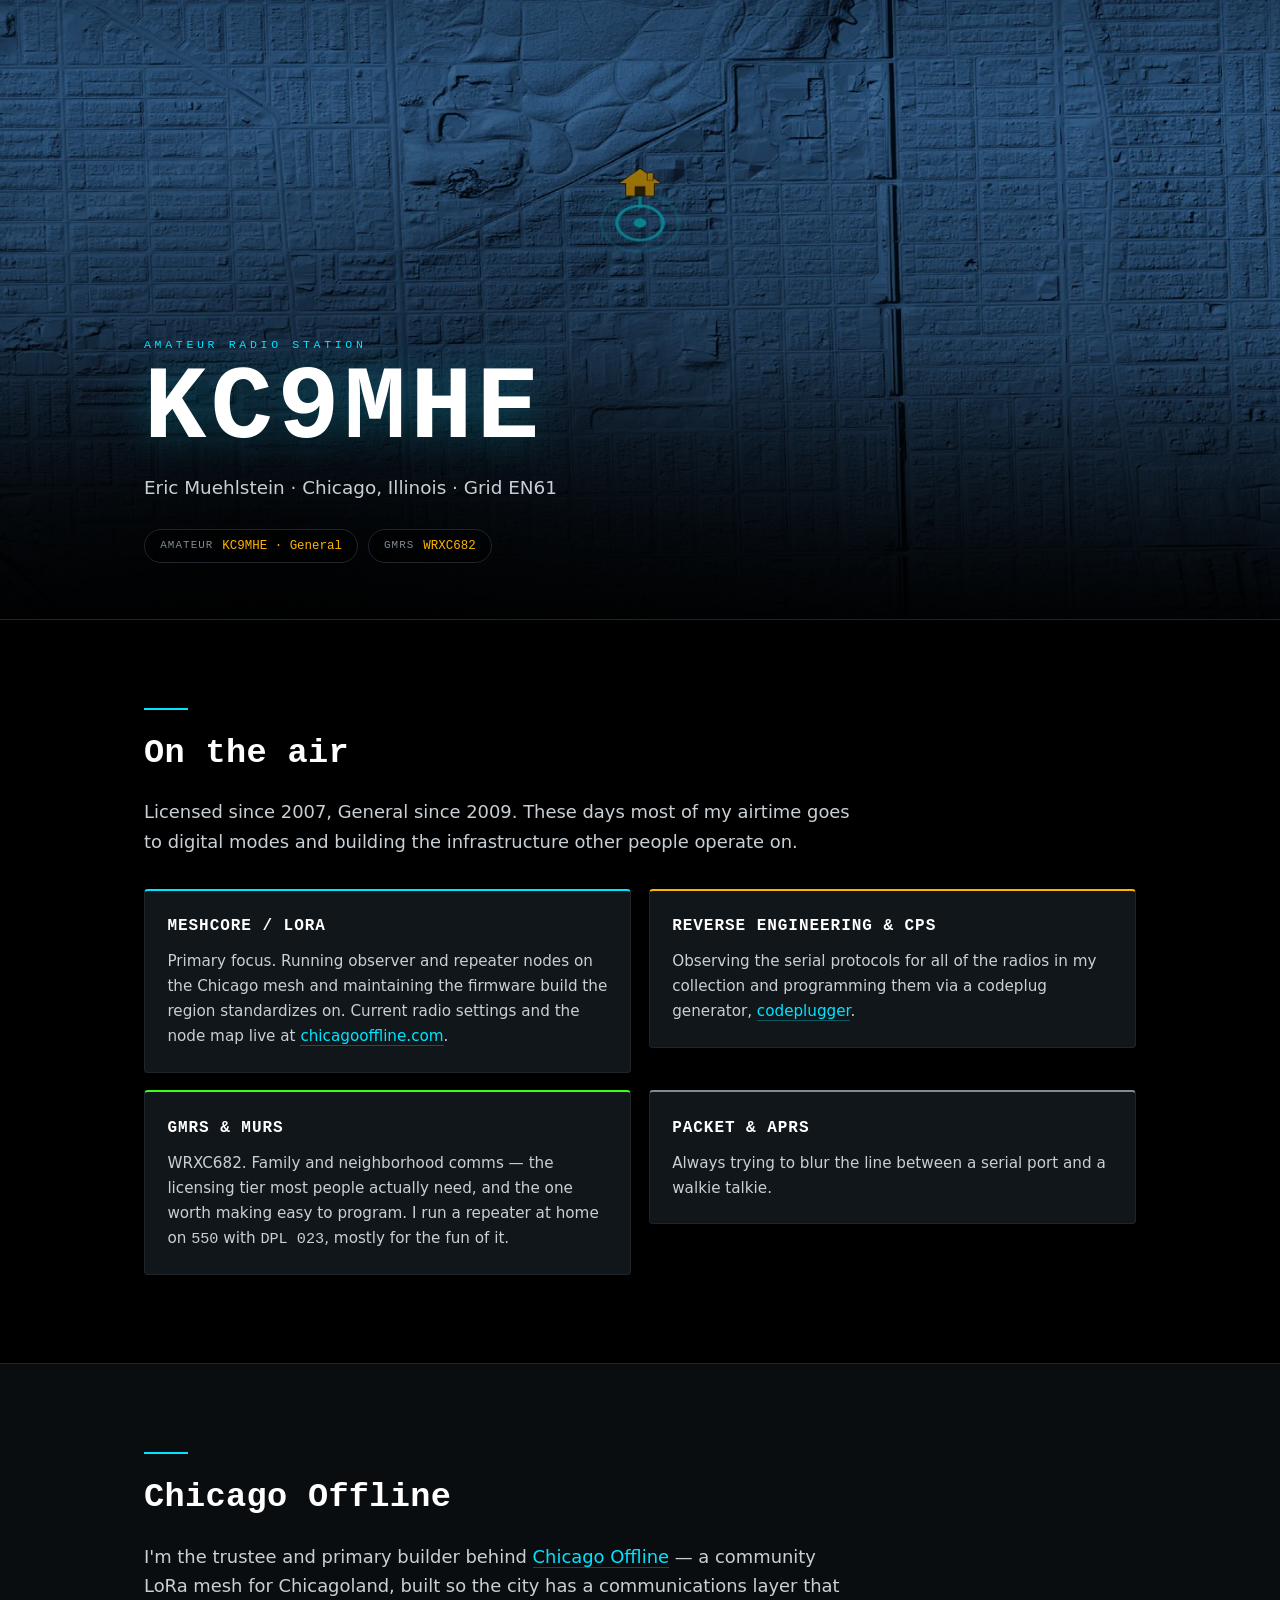
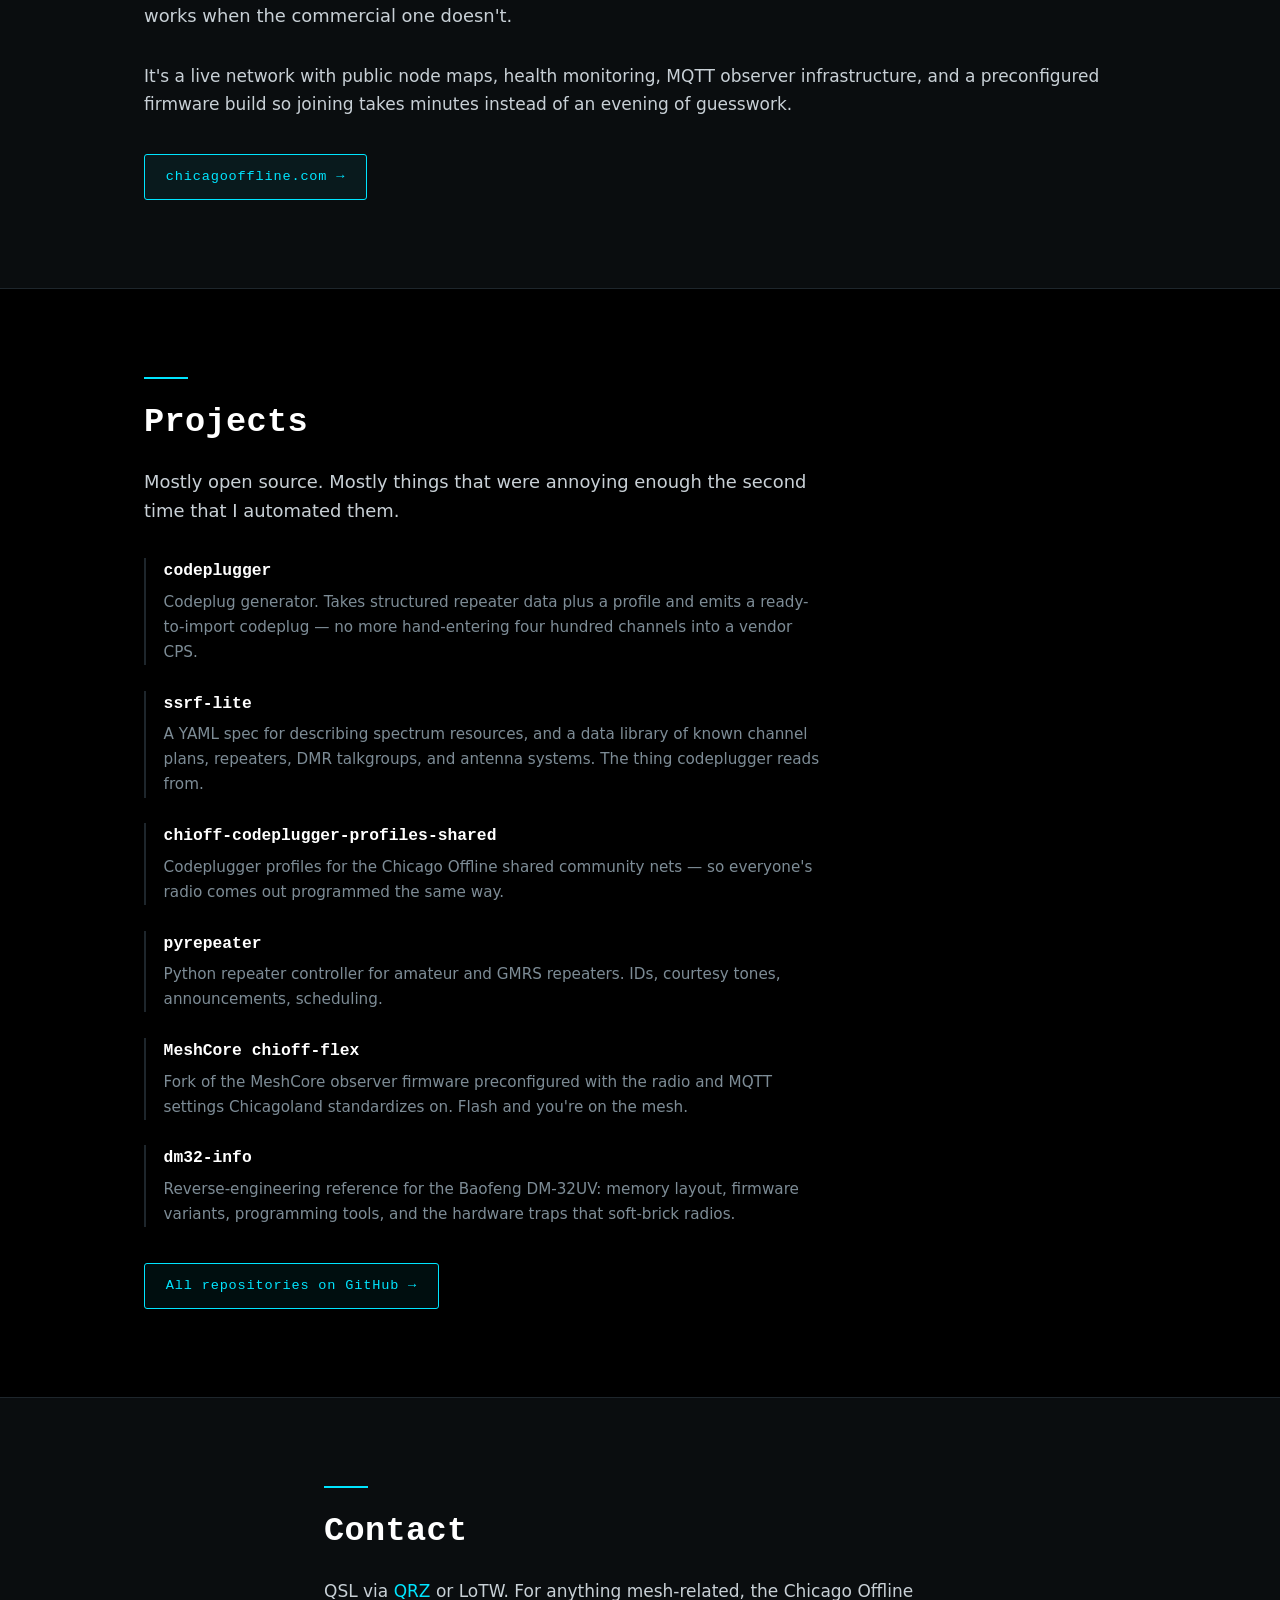
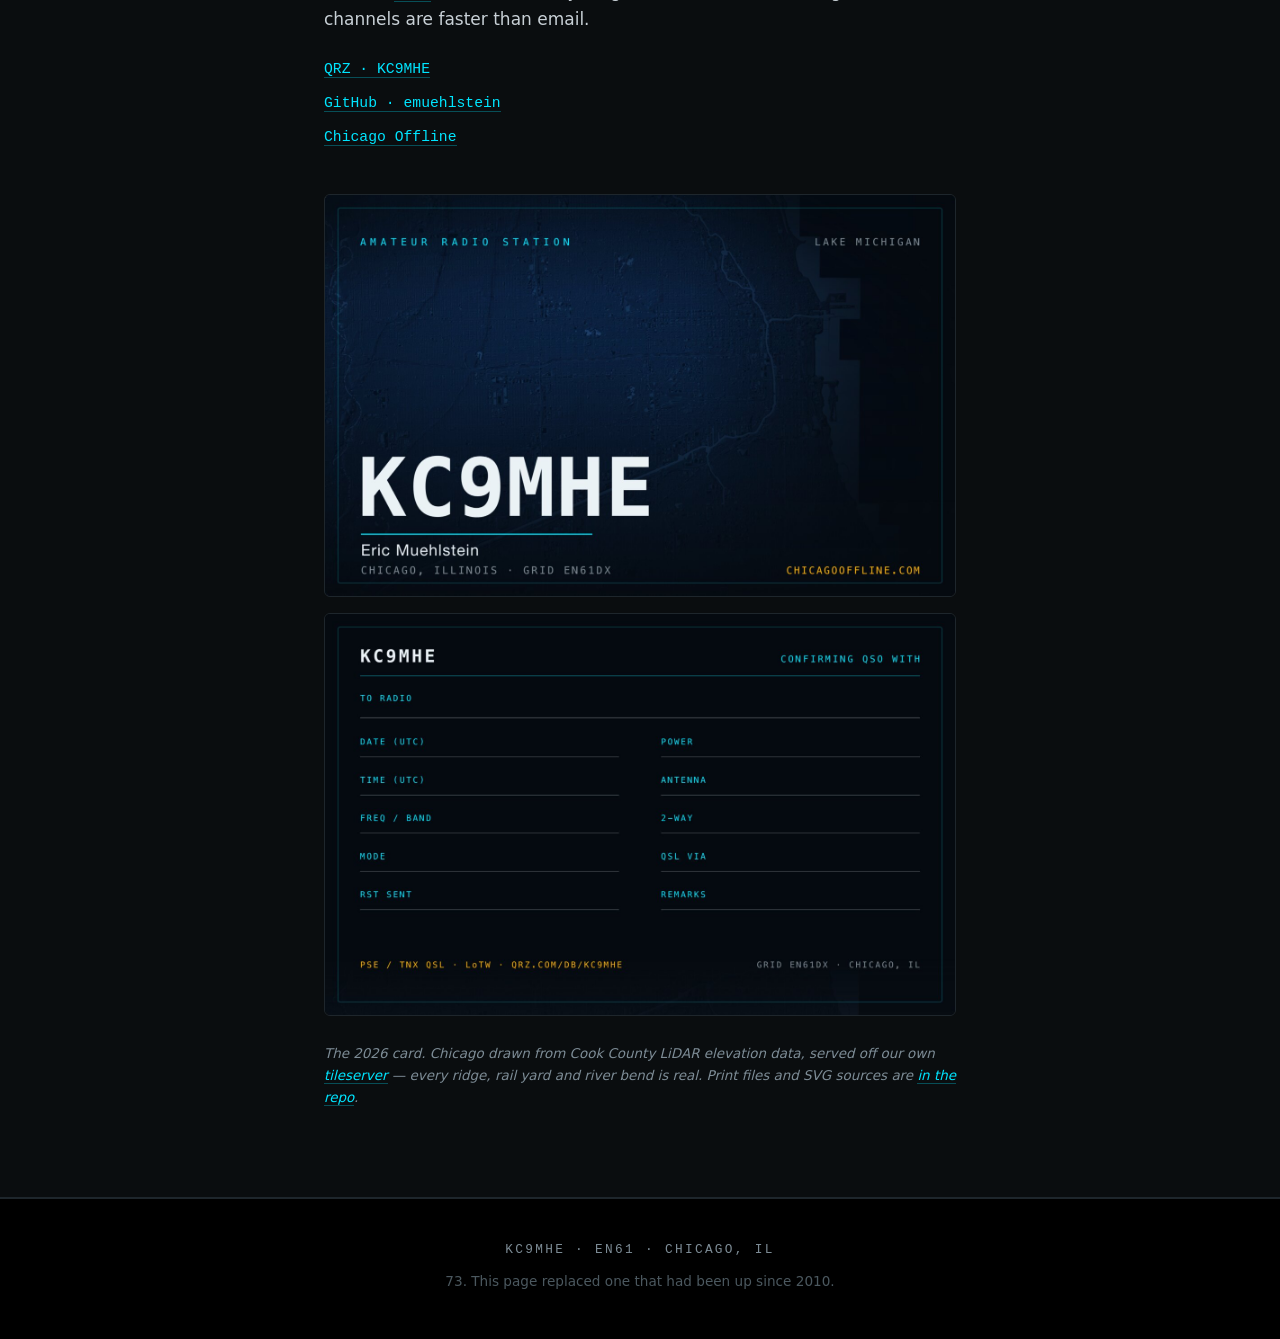
<file: index.html>
<!DOCTYPE html>
<html lang="en">
<head>
<meta charset="utf-8">
<meta name="viewport" content="width=device-width, initial-scale=1">
<title>KC9MHE — Eric Muehlstein — Chicago, IL — EN61</title>
<meta name="description" content="KC9MHE — amateur radio station in Chicago, Illinois. MeshCore LoRa mesh, DMR, GMRS, APRS, and open-source radio tooling.">
<link rel="canonical" href="https://kc9mhe.com/">
<meta property="og:title" content="KC9MHE — Chicago, IL">
<meta property="og:description" content="Amateur radio station in Chicago. MeshCore LoRa mesh, DMR, GMRS, and open-source radio tooling.">
<meta property="og:image" content="https://kc9mhe.com/assets/qsl-front.jpg">
<meta property="og:url" content="https://kc9mhe.com/">
<meta property="og:type" content="website">
<meta name="theme-color" content="#000000">
<link rel="stylesheet" href="style.css">
</head>
<body>

<a class="skip" href="#main">Skip to content</a>

<header class="hero">
  <picture>
    <source type="image/webp"
            srcset="assets/hero-chicago.webp 1x, assets/hero-chicago@2x.webp 2x">
    <img class="hero-bg" src="assets/hero-chicago.jpg" alt="" aria-hidden="true"
         width="1920" height="700" fetchpriority="high">
  </picture>
  <div class="hero-scrim"></div>
  <div class="hero-inner">
    <p class="eyebrow">Amateur Radio Station</p>
    <h1>KC9MHE</h1>
    <p class="tagline">Eric Muehlstein &middot; Chicago, Illinois &middot; Grid EN61</p>
    <ul class="badges">
      <li><span class="k">Amateur</span><span class="v">KC9MHE &middot; General</span></li>
      <li><span class="k">GMRS</span><span class="v">WRXC682</span></li>
    </ul>
  </div>
</header>

<main id="main">

<section class="band">
  <div class="wrap">
    <h2>On the air</h2>
    <p class="lede">Licensed since 2007, General since 2009. These days most of my
    airtime goes to digital modes and building the infrastructure other people
    operate on.</p>

    <div class="grid">
      <article class="card accent-cyan">
        <h3>MeshCore / LoRa</h3>
        <p>Primary focus. Running observer and repeater nodes on the Chicago
        mesh and maintaining the firmware build the region standardizes on.
        Current radio settings and the node map live at
        <a href="https://chicagooffline.com">chicagooffline.com</a>.</p>
      </article>

      <article class="card accent-amber">
        <h3>Reverse Engineering &amp; CPS</h3>
        <p>Observing the serial protocols for all of the radios in my collection
        and programming them via a codeplug generator,
        <a href="https://github.com/Chicago-Offline/codeplugger">codeplugger</a>.</p>
      </article>

      <article class="card accent-green">
        <h3>GMRS &amp; MURS</h3>
        <p>WRXC682. Family and neighborhood comms — the licensing tier most
        people actually need, and the one worth making easy to program. I run a
        repeater at home on <span class="mono">550</span> with
        <span class="mono">DPL 023</span>, mostly for the fun of it.</p>
      </article>

      <article class="card">
        <h3>Packet &amp; APRS</h3>
        <p>Always trying to blur the line between a serial port and a walkie
        talkie.</p>
      </article>
    </div>
  </div>
</section>

<section class="band band-alt">
  <div class="wrap">
    <h2>Chicago Offline</h2>
    <p class="lede">I'm the trustee and primary builder behind
    <a href="https://chicagooffline.com">Chicago Offline</a> — a community LoRa
    mesh for Chicagoland, built so the city has a communications layer that
    works when the commercial one doesn't.</p>
    <p>It's a live network with public node maps, health monitoring, MQTT
    observer infrastructure, and a preconfigured firmware build so joining takes
    minutes instead of an evening of guesswork.</p>
    <p class="cta"><a class="button" href="https://chicagooffline.com">chicagooffline.com &rarr;</a></p>
  </div>
</section>

<section class="band">
  <div class="wrap">
    <h2>Projects</h2>
    <p class="lede">Mostly open source. Mostly things that were annoying enough
    the second time that I automated them.</p>

    <ul class="projects">
      <li>
        <h3><a href="https://github.com/Chicago-Offline/codeplugger">codeplugger</a></h3>
        <p>Codeplug generator. Takes structured repeater data plus a profile and
        emits a ready-to-import codeplug — no more hand-entering four hundred
        channels into a vendor CPS.</p>
      </li>
      <li>
        <h3><a href="https://github.com/Chicago-Offline/ssrf-lite">ssrf-lite</a></h3>
        <p>A YAML spec for describing spectrum resources, and a data library of
        known channel plans, repeaters, DMR talkgroups, and antenna systems.
        The thing codeplugger reads from.</p>
      </li>
      <li>
        <h3><a href="https://github.com/Chicago-Offline/chioff-codeplugger-profiles-shared">chioff-codeplugger-profiles-shared</a></h3>
        <p>Codeplugger profiles for the Chicago Offline shared community nets —
        so everyone's radio comes out programmed the same way.</p>
      </li>
      <li>
        <h3><a href="https://github.com/emuehlstein/pyrepeater">pyrepeater</a></h3>
        <p>Python repeater controller for amateur and GMRS repeaters. IDs,
        courtesy tones, announcements, scheduling.</p>
      </li>
      <li>
        <h3><a href="https://github.com/emuehlstein/MeshCore">MeshCore <span class="mono">chioff-flex</span></a></h3>
        <p>Fork of the MeshCore observer firmware preconfigured with the radio
        and MQTT settings Chicagoland standardizes on. Flash and you're on the
        mesh.</p>
      </li>
      <li>
        <h3><a href="https://github.com/Chicago-Offline/dm32-info">dm32-info</a></h3>
        <p>Reverse-engineering reference for the Baofeng DM-32UV: memory
        layout, firmware variants, programming tools, and the hardware traps
        that soft-brick radios.</p>
      </li>
    </ul>
    <p class="cta"><a class="button" href="https://github.com/emuehlstein">All repositories on GitHub &rarr;</a></p>
  </div>
</section>

<section class="band band-alt">
  <div class="wrap narrow">
    <h2>Contact</h2>
    <p>QSL via <a href="https://www.qrz.com/db/KC9MHE">QRZ</a> or LoTW. For
    anything mesh-related, the Chicago Offline channels are faster than email.</p>
    <ul class="links">
      <li><a href="https://www.qrz.com/db/KC9MHE">QRZ &middot; KC9MHE</a></li>
      <li><a href="https://github.com/emuehlstein">GitHub &middot; emuehlstein</a></li>
      <li><a href="https://chicagooffline.com">Chicago Offline</a></li>
    </ul>

    <figure class="qsl">
      <img src="assets/qsl-front.jpg" alt="KC9MHE QSL card, front: Chicago rendered from Cook County LiDAR elevation data, with the callsign and grid EN61dx" loading="lazy" width="1400" height="891">
      <img src="assets/qsl-back.jpg" alt="KC9MHE QSL card, back: fields for date, time, frequency, mode, RST, power, antenna and remarks" loading="lazy" width="1400" height="891">
      <figcaption>The 2026 card. Chicago drawn from Cook County LiDAR elevation
      data, served off our own <a href="https://tiles.chicagooffline.com">tileserver</a> —
      every ridge, rail yard and river bend is real. Print files and SVG sources are
      <a href="https://github.com/emuehlstein/kc9mhe.com/tree/main/qsl">in the repo</a>.</figcaption>
    </figure>
  </div>
</section>

</main>

<footer>
  <div class="wrap">
    <p class="mono">KC9MHE &middot; EN61 &middot; Chicago, IL</p>
    <p class="fine">73. This page replaced one that had been up since 2010.</p>
  </div>
</footer>

</body>
</html>
</file>
<file: style.css>
/* KC9MHE — kc9mhe.com
   Palette follows the Chicago Offline system:
   Signal Cyan #00E5FF · Beacon Amber #FFB300 · Mesh Green #39FF14 */

:root {
  --bg:        #000000;
  --bg-alt:    #0a0d0f;
  --surface:   #11161a;
  --border:    #1e262c;
  --text:      #c8d0d6;
  --text-dim:  #7d8c96;
  --text-hi:   #ffffff;
  --cyan:      #00E5FF;
  --amber:     #FFB300;
  --green:     #39FF14;
  --mono: ui-monospace, SFMono-Regular, "SF Mono", Menlo, Consolas, monospace;
  --sans: system-ui, -apple-system, "Segoe UI", Inter, Helvetica, Arial, sans-serif;
}

*, *::before, *::after { box-sizing: border-box; }

html { -webkit-text-size-adjust: 100%; }

body {
  margin: 0;
  background: var(--bg);
  color: var(--text);
  font-family: var(--sans);
  font-size: 17px;
  line-height: 1.65;
  -webkit-font-smoothing: antialiased;
}

a { color: var(--cyan); text-decoration: none; border-bottom: 1px solid rgba(0,229,255,.3); }
a:hover { color: var(--text-hi); border-bottom-color: var(--text-hi); }

.mono { font-family: var(--mono); }

.skip {
  position: absolute; left: -9999px;
  background: var(--cyan); color: #000; padding: .6rem 1rem; z-index: 10;
}
.skip:focus { left: 1rem; top: 1rem; }

/* ---------- hero ---------- */

.hero {
  position: relative;
  min-height: min(78vh, 620px);
  display: flex;
  align-items: flex-end;
  overflow: hidden;
  border-bottom: 1px solid var(--border);
}

/* <picture> would otherwise become a flex item of .hero; display:contents keeps
   the absolutely-positioned img behaving exactly as it did bare. */
.hero > picture { display: contents; }

.hero-bg {
  position: absolute; inset: 0;
  width: 100%; height: 100%;
  object-fit: cover;
  object-position: center;
  filter: saturate(.92) contrast(1.06) brightness(1.04);
}

/* Tuned for the LiDAR hero: keep the bottom dark for text contrast, but let the
   upper two-thirds stay open so the terrain detail and the QTH marker read.
   The old .6 top / .35 mid stops were sized for a brighter satellite photo and
   crushed this image flat. */
.hero-scrim {
  position: absolute; inset: 0;
  background:
    radial-gradient(120% 80% at 20% 90%, rgba(0,0,0,.88) 0%, rgba(0,0,0,.42) 45%, rgba(0,0,0,.10) 100%),
    linear-gradient(to top, rgba(0,0,0,.94) 0%, rgba(0,0,0,.26) 45%, rgba(0,0,0,.22) 100%);
}

.hero-inner {
  position: relative;
  width: 100%;
  max-width: 1040px;
  margin: 0 auto;
  padding: 3rem 1.5rem 3.5rem;
}

.eyebrow {
  margin: 0 0 .4rem;
  font-family: var(--mono);
  font-size: .72rem;
  letter-spacing: .32em;
  text-transform: uppercase;
  color: var(--cyan);
}

.hero h1 {
  margin: 0;
  font-family: var(--mono);
  font-size: clamp(3rem, 13vw, 6.5rem);
  line-height: .95;
  letter-spacing: .04em;
  color: var(--text-hi);
  text-shadow: 0 0 40px rgba(0,229,255,.25);
}

.tagline {
  margin: .9rem 0 0;
  font-size: clamp(.95rem, 2.6vw, 1.15rem);
  color: var(--text);
}

.badges {
  display: flex; flex-wrap: wrap; gap: .6rem;
  list-style: none; margin: 1.6rem 0 0; padding: 0;
}
.badges li {
  display: flex; align-items: center; gap: .55rem;
  background: rgba(0,0,0,.6);
  border: 1px solid var(--border);
  border-radius: 999px;
  padding: .35rem .95rem;
  font-family: var(--mono);
  font-size: .78rem;
}
.badges .k { color: var(--text-dim); text-transform: uppercase; letter-spacing: .1em; font-size: .68rem; }
.badges .v { color: var(--amber); }

/* ---------- bands ---------- */

.band { padding: clamp(3rem, 8vw, 5.5rem) 0; }
.band-alt { background: var(--bg-alt); border-top: 1px solid var(--border); border-bottom: 1px solid var(--border); }

.wrap { max-width: 1040px; margin: 0 auto; padding: 0 1.5rem; }
.wrap.narrow { max-width: 680px; }

h2 {
  margin: 0 0 1rem;
  font-family: var(--mono);
  font-size: clamp(1.5rem, 4.5vw, 2.1rem);
  letter-spacing: .01em;
  color: var(--text-hi);
}
h2::before {
  content: "";
  display: block;
  width: 44px; height: 2px;
  background: var(--cyan);
  margin-bottom: 1rem;
}

.lede { font-size: clamp(1rem, 2.4vw, 1.12rem); color: var(--text); max-width: 62ch; margin: 0 0 2rem; }

/* ---------- cards ---------- */

.grid {
  display: grid;
  grid-template-columns: repeat(auto-fit, minmax(min(100%, 420px), 1fr));
  gap: 1.1rem;
  align-items: start;
}

.card {
  background: var(--surface);
  border: 1px solid var(--border);
  border-top: 2px solid var(--text-dim);
  border-radius: 4px;
  padding: 1.4rem;
}
.card.accent-cyan  { border-top-color: var(--cyan); }
.card.accent-amber { border-top-color: var(--amber); }
.card.accent-green { border-top-color: var(--green); }

.card h3 {
  margin: 0 0 .6rem;
  font-family: var(--mono);
  font-size: 1rem;
  letter-spacing: .06em;
  text-transform: uppercase;
  color: var(--text-hi);
}
.card p { margin: 0; font-size: .95rem; color: var(--text); }

/* ---------- projects ---------- */

.projects { list-style: none; margin: 0; padding: 0; display: grid; gap: 1.6rem; }
.projects > li {
  padding-left: 1.1rem;
  border-left: 2px solid var(--border);
  transition: border-color .15s ease;
}
.projects > li:hover { border-left-color: var(--amber); }
.projects h3 { margin: 0 0 .3rem; font-family: var(--mono); font-size: 1.02rem; }
.projects h3 a { color: var(--text-hi); border-bottom: none; }
.projects h3 a:hover { color: var(--cyan); }
.projects p { margin: 0; font-size: .95rem; color: var(--text-dim); max-width: 68ch; }

/* ---------- misc ---------- */

.cta { margin: 2.2rem 0 0; }
.button {
  display: inline-block;
  font-family: var(--mono);
  font-size: .85rem;
  letter-spacing: .06em;
  padding: .7rem 1.3rem;
  border: 1px solid var(--cyan);
  border-radius: 3px;
  color: var(--cyan);
  background: rgba(0,229,255,.06);
}
.button:hover { background: var(--cyan); color: #000; border-color: var(--cyan); }

.links { list-style: none; margin: 1.5rem 0 0; padding: 0; display: grid; gap: .6rem; font-family: var(--mono); font-size: .92rem; }

.qsl { margin: 2.8rem 0 0; display: grid; gap: 1rem; }
.qsl img {
  display: block;
  width: 100%; height: auto;
  border: 1px solid var(--border);
  border-radius: 6px;
}
.qsl figcaption {
  margin-top: .7rem;
  font-size: .84rem;
  color: var(--text-dim);
  font-style: italic;
}

footer {
  border-top: 1px solid var(--border);
  padding: 2.5rem 0 3rem;
  text-align: center;
}
footer p { margin: 0; }
footer .mono { font-size: .8rem; letter-spacing: .18em; color: var(--text-dim); text-transform: uppercase; }
footer .fine { margin-top: .6rem; font-size: .85rem; color: #4b585f; }

@media (prefers-reduced-motion: reduce) {
  * { transition: none !important; }
}
</file>
